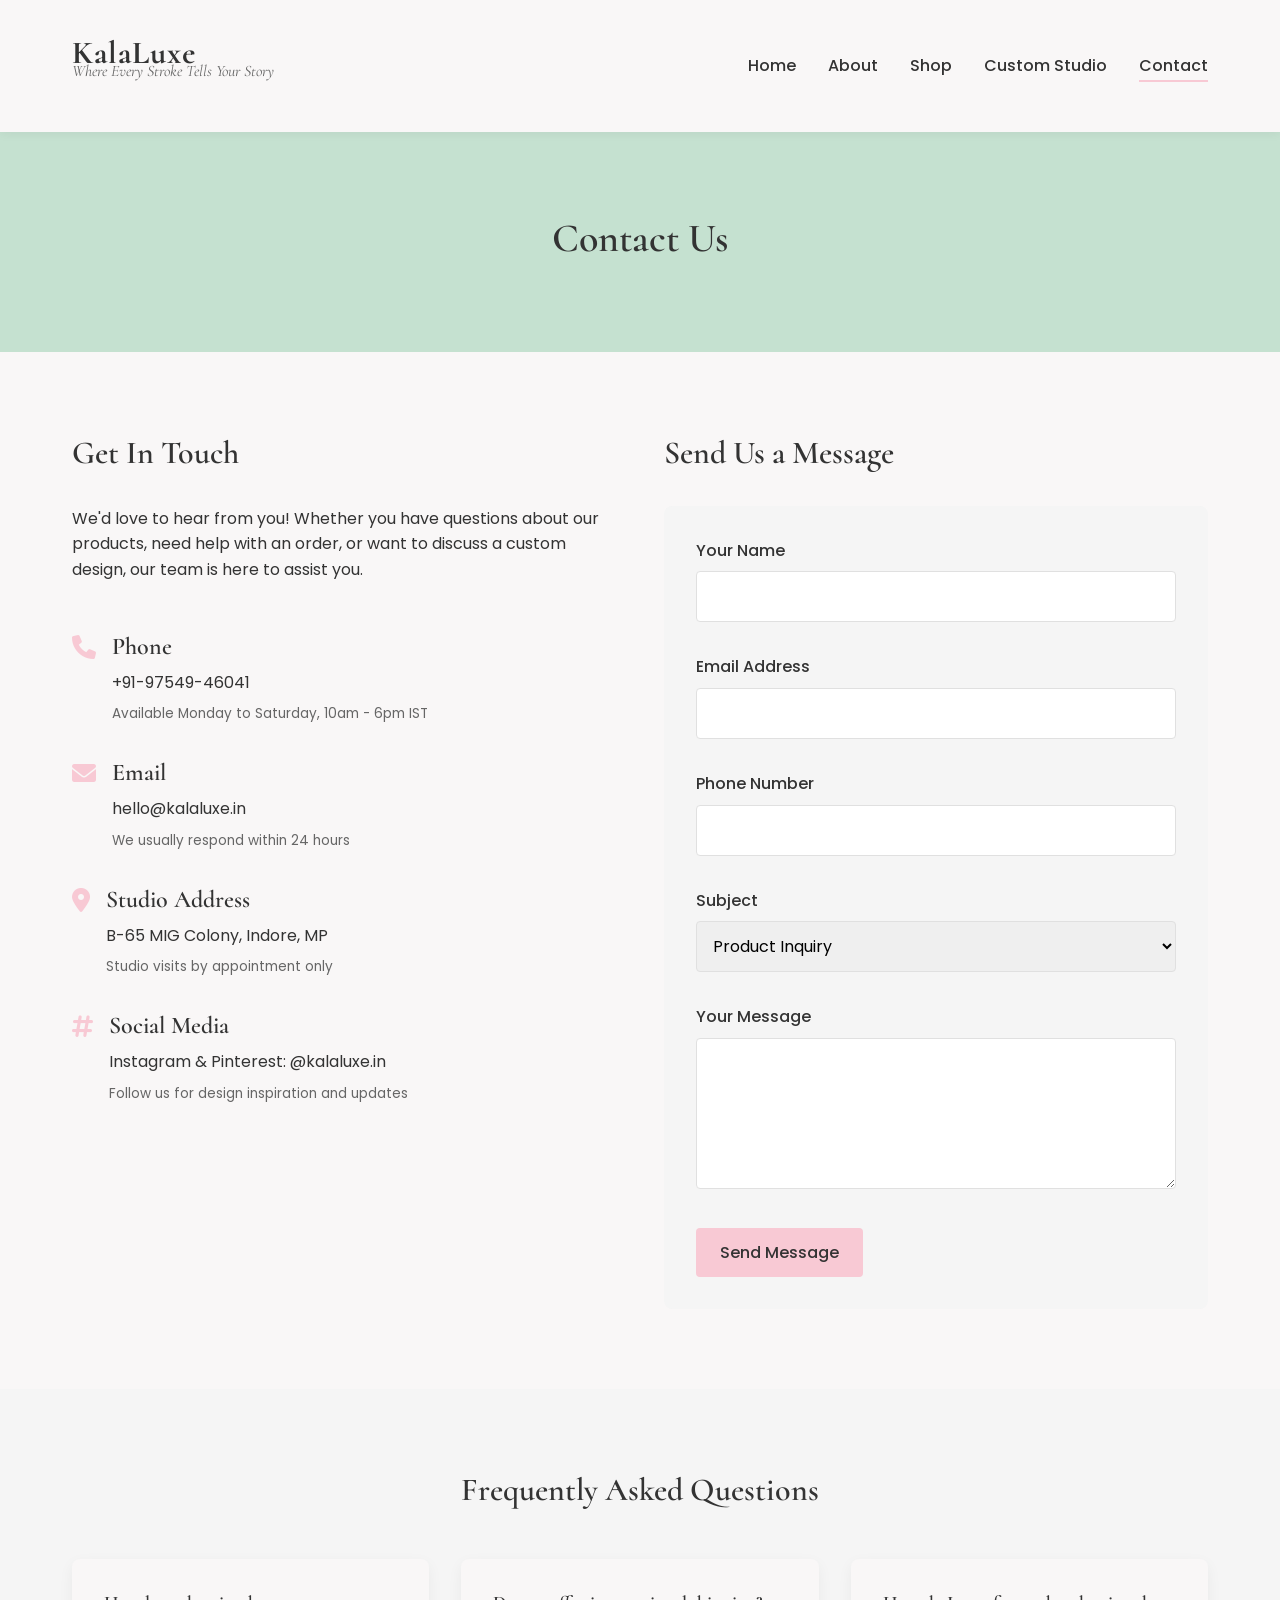
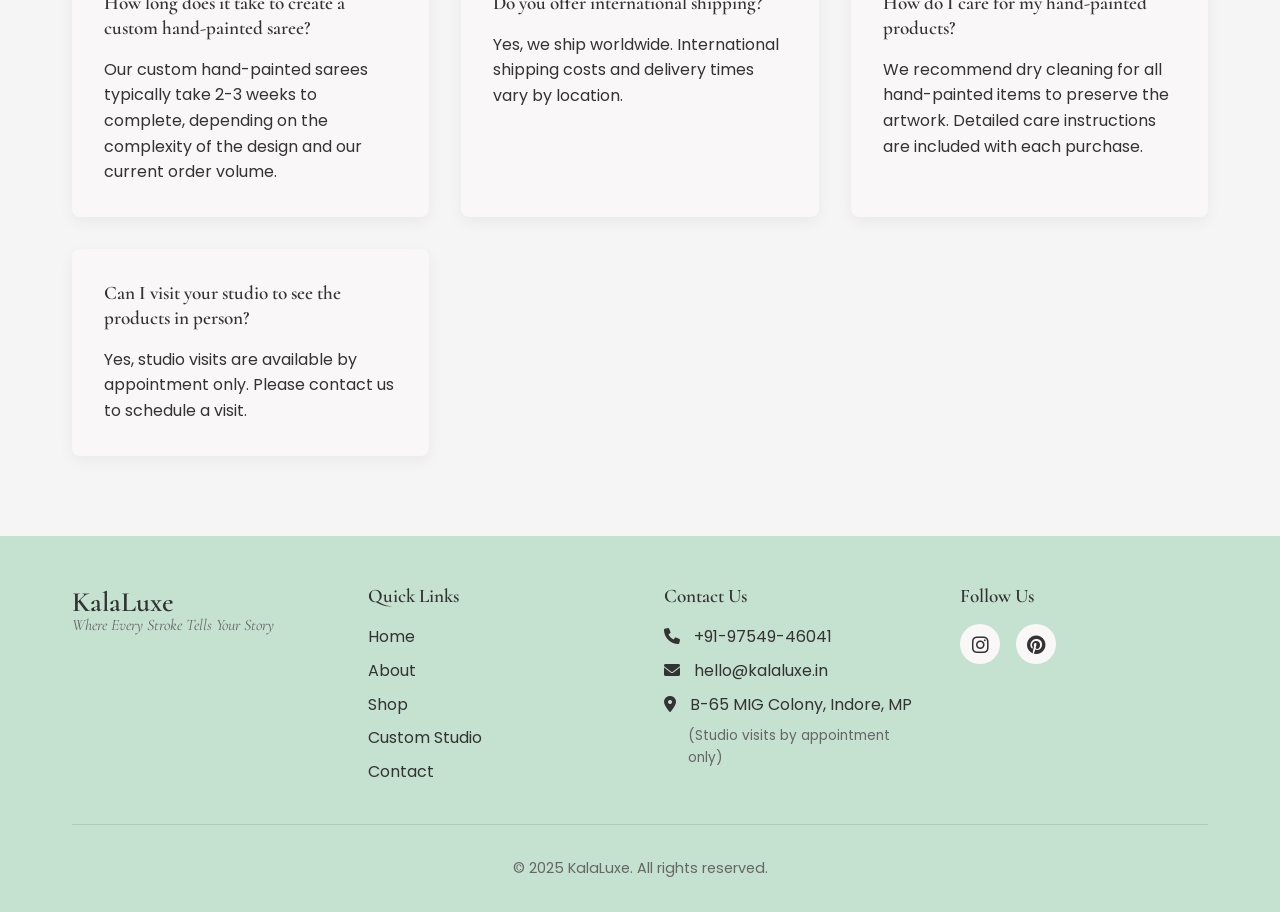
<file: contact.html>
<!DOCTYPE html>
<html lang="en">
<head>
    <meta charset="UTF-8">
    <meta name="viewport" content="width=device-width, initial-scale=1.0">
    <title>Contact - KalaLuxe</title>
    <meta name="description" content="Get in touch with KalaLuxe for inquiries about our hand-painted sarees, clutches, and footwear.">
    <link rel="stylesheet" href="css/style.css">
    <link href="https://fonts.googleapis.com/css2?family=Cormorant:wght@400;500;600;700&family=Poppins:wght@300;400;500;600&display=swap" rel="stylesheet">
    <link rel="stylesheet" href="https://cdnjs.cloudflare.com/ajax/libs/font-awesome/6.0.0-beta3/css/all.min.css">
</head>
<body>
    <header>
        <div class="container">
            <div class="logo">
                <h1>KalaLuxe</h1>
                <p class="tagline">Where Every Stroke Tells Your Story</p>
            </div>
            <nav>
                <ul>
                    <li><a href="index.html">Home</a></li>
                    <li><a href="about.html">About</a></li>
                    <li><a href="shop.html">Shop</a></li>
                    <li><a href="custom-studio.html">Custom Studio</a></li>
                    <li><a href="contact.html" class="active">Contact</a></li>
                </ul>
            </nav>
            <div class="mobile-nav-toggle">
                <i class="fas fa-bars"></i>
            </div>
        </div>
    </header>

    <section class="page-banner">
        <div class="container">
            <h1>Contact Us</h1>
        </div>
    </section>

    <section class="contact-info">
        <div class="container">
            <div class="contact-grid">
                <div class="contact-details">
                    <h2>Get In Touch</h2>
                    <p>We'd love to hear from you! Whether you have questions about our products, need help with an order, or want to discuss a custom design, our team is here to assist you.</p>
                    
                    <div class="contact-methods">
                        <div class="contact-method">
                            <i class="fas fa-phone"></i>
                            <div>
                                <h3>Phone</h3>
                                <p>+91-97549-46041</p>
                                <p class="small">Available Monday to Saturday, 10am - 6pm IST</p>
                            </div>
                        </div>
                        
                        <div class="contact-method">
                            <i class="fas fa-envelope"></i>
                            <div>
                                <h3>Email</h3>
                                <p>hello@kalaluxe.in</p>
                                <p class="small">We usually respond within 24 hours</p>
                            </div>
                        </div>
                        
                        <div class="contact-method">
                            <i class="fas fa-map-marker-alt"></i>
                            <div>
                                <h3>Studio Address</h3>
                                <p>B-65 MIG Colony, Indore, MP</p>
                                <p class="small">Studio visits by appointment only</p>
                            </div>
                        </div>
                        
                        <div class="contact-method">
                            <i class="fas fa-hashtag"></i>
                            <div>
                                <h3>Social Media</h3>
                                <p>Instagram & Pinterest: @kalaluxe.in</p>
                                <p class="small">Follow us for design inspiration and updates</p>
                            </div>
                        </div>
                    </div>
                </div>
                
                <div class="contact-form-container">
                    <h2>Send Us a Message</h2>
                    <form class="contact-form">
                        <div class="form-group">
                            <label for="name">Your Name</label>
                            <input type="text" id="name" name="name" required>
                        </div>
                        
                        <div class="form-group">
                            <label for="email">Email Address</label>
                            <input type="email" id="email" name="email" required>
                        </div>
                        
                        <div class="form-group">
                            <label for="phone">Phone Number</label>
                            <input type="tel" id="phone" name="phone">
                        </div>
                        
                        <div class="form-group">
                            <label for="subject">Subject</label>
                            <select id="subject" name="subject">
                                <option value="product-inquiry">Product Inquiry</option>
                                <option value="custom-design">Custom Design Request</option>
                                <option value="order-status">Order Status</option>
                                <option value="other">Other</option>
                            </select>
                        </div>
                        
                        <div class="form-group">
                            <label for="message">Your Message</label>
                            <textarea id="message" name="message" rows="5" required></textarea>
                        </div>
                        
                        <button type="submit" class="btn">Send Message</button>
                    </form>
                </div>
            </div>
        </div>
    </section>

    <section class="faq">
        <div class="container">
            <h2>Frequently Asked Questions</h2>
            <div class="faq-grid">
                <div class="faq-item">
                    <h3>How long does it take to create a custom hand-painted saree?</h3>
                    <p>Our custom hand-painted sarees typically take 2-3 weeks to complete, depending on the complexity of the design and our current order volume.</p>
                </div>
                
                <div class="faq-item">
                    <h3>Do you offer international shipping?</h3>
                    <p>Yes, we ship worldwide. International shipping costs and delivery times vary by location.</p>
                </div>
                
                <div class="faq-item">
                    <h3>How do I care for my hand-painted products?</h3>
                    <p>We recommend dry cleaning for all hand-painted items to preserve the artwork. Detailed care instructions are included with each purchase.</p>
                </div>
                
                <div class="faq-item">
                    <h3>Can I visit your studio to see the products in person?</h3>
                    <p>Yes, studio visits are available by appointment only. Please contact us to schedule a visit.</p>
                </div>
            </div>
        </div>
    </section>

    <footer>
        <div class="container">
            <div class="footer-content">
                <div class="footer-logo">
                    <h2>KalaLuxe</h2>
                    <p class="tagline">Where Every Stroke Tells Your Story</p>
                </div>
                <div class="footer-links">
                    <h3>Quick Links</h3>
                    <ul>
                        <li><a href="index.html">Home</a></li>
                        <li><a href="about.html">About</a></li>
                        <li><a href="shop.html">Shop</a></li>
                        <li><a href="custom-studio.html">Custom Studio</a></li>
                        <li><a href="contact.html">Contact</a></li>
                    </ul>
                </div>
                <div class="footer-contact">
                    <h3>Contact Us</h3>
                    <p><i class="fas fa-phone"></i> +91-97549-46041</p>
                    <p><i class="fas fa-envelope"></i> hello@kalaluxe.in</p>
                    <p><i class="fas fa-map-marker-alt"></i> B-65 MIG Colony, Indore, MP</p>
                    <p class="small">(Studio visits by appointment only)</p>
                </div>
                <div class="footer-social">
                    <h3>Follow Us</h3>
                    <div class="social-icons">
                        <a href="https://instagram.com/kalaluxe.in" target="_blank"><i class="fab fa-instagram"></i></a>
                        <a href="https://pinterest.com/kalaluxe.in" target="_blank"><i class="fab fa-pinterest"></i></a>
                    </div>
                </div>
            </div>
            <div class="footer-bottom">
                <p>&copy; 2025 KalaLuxe. All rights reserved.</p>
            </div>
        </div>
    </footer>

    <script>
        // Simple JavaScript for mobile menu toggle
        document.querySelector('.mobile-nav-toggle').addEventListener('click', function() {
            document.querySelector('nav ul').classList.toggle('show');
        });
        
        // Simple form submission handling
        document.querySelector('.contact-form').addEventListener('submit', function(e) {
            e.preventDefault();
            const name = document.getElementById('name').value;
            alert(`Thank you, ${name}! Your message has been received. We'll get back to you shortly.`);
            this.reset();
        });
    </script>
</body>
</html>
</file>
<file: css/style.css>
/* 
* KalaLuxe - Hand-painted Sarees & Accessories
* Main Stylesheet 
*/

/* ============================================
   1. Base Styles & Typography
============================================ */
:root {
    /* Color Palette */
    --primary-color: #f8c9d4; /* Blush Pink */
    --secondary-color: #c5e1d0; /* Mint Green */
    --accent-color: #f7e8b3; /* Buttermilk Yellow */
    --white-color: #f9f7f7; /* Pearl White */
    --dark-color: #333333;
    --light-grey: #f5f5f5;
    --medium-grey: #e0e0e0;
    --dark-grey: #666666;
    
    /* Typography */
    --heading-font: 'Cormorant', serif;
    --body-font: 'Poppins', sans-serif;
    
    /* Spacings */
    --space-xs: 0.5rem;
    --space-sm: 1rem;
    --space-md: 2rem;
    --space-lg: 3rem;
    --space-xl: 5rem;
}

*, *::before, *::after {
    box-sizing: border-box;
    margin: 0;
    padding: 0;
}

html {
    font-size: 16px;
    scroll-behavior: smooth;
}

body {
    font-family: var(--body-font);
    line-height: 1.6;
    color: var(--dark-color);
    background-color: var(--white-color);
    overflow-x: hidden;
}

.container {
    width: 100%;
    max-width: 1200px;
    margin: 0 auto;
    padding: 0 var(--space-md);
}

/* Typography */
h1, h2, h3, h4, h5, h6 {
    font-family: var(--heading-font);
    font-weight: 600;
    line-height: 1.3;
    margin-bottom: var(--space-sm);
    color: var(--dark-color);
}

h1 {
    font-size: 2.5rem;
}

h2 {
    font-size: 2rem;
    margin-bottom: var(--space-md);
}

h3 {
    font-size: 1.5rem;
}

p {
    margin-bottom: var(--space-md);
}

a {
    color: var(--dark-color);
    text-decoration: none;
    transition: all 0.3s ease;
}

a:hover {
    color: var(--primary-color);
}

.btn {
    display: inline-block;
    padding: 0.75rem 1.5rem;
    background-color: var(--primary-color);
    color: var(--dark-color);
    border: none;
    border-radius: 4px;
    font-family: var(--body-font);
    font-size: 1rem;
    font-weight: 500;
    text-decoration: none;
    cursor: pointer;
    transition: all 0.3s ease;
}

.btn:hover {
    background-color: #e9b7c2; /* Darker shade of blush pink */
    color: var(--dark-color);
}

.btn-outline {
    background-color: transparent;
    border: 2px solid var(--primary-color);
}

.btn-outline:hover {
    background-color: var(--primary-color);
}

.btn-sm {
    padding: 0.5rem 1rem;
    font-size: 0.875rem;
}

ul {
    list-style: none;
}

img {
    max-width: 100%;
    height: auto;
    display: block;
}

.tagline {
    font-family: var(--heading-font);
    font-style: italic;
    font-size: 1rem;
    color: var(--dark-grey);
    margin-top: -15px;
    margin-bottom: var(--space-sm);
}

/* ============================================
   2. Header & Navigation
============================================ */
header {
    padding: var(--space-md) 0;
    background-color: var(--white-color);
    box-shadow: 0 2px 10px rgba(0, 0, 0, 0.05);
    position: sticky;
    top: 0;
    z-index: 100;
}

header .container {
    display: flex;
    justify-content: space-between;
    align-items: center;
}

.logo h1 {
    font-family: var(--heading-font);
    font-size: 2rem;
    font-weight: 700;
    margin-bottom: 0;
    letter-spacing: 1px;
}

nav ul {
    display: flex;
}

nav ul li {
    margin-left: var(--space-md);
}

nav ul li a {
    font-family: var(--body-font);
    font-size: 1rem;
    font-weight: 500;
    color: var(--dark-color);
    position: relative;
}

nav ul li a::after {
    content: '';
    position: absolute;
    width: 0;
    height: 2px;
    bottom: -5px;
    left: 0;
    background-color: var(--primary-color);
    transition: width 0.3s ease;
}

nav ul li a:hover::after,
nav ul li a.active::after {
    width: 100%;
}

.mobile-nav-toggle {
    display: none;
    font-size: 1.5rem;
    cursor: pointer;
}

/* ============================================
   3. Hero Section
============================================ */
.hero {
    position: relative;
    height: 80vh;
    min-height: 500px;
    overflow: hidden;
}

.hero-slider {
    position: relative;
    height: 100%;
}

.slide {
    position: absolute;
    top: 0;
    left: 0;
    width: 100%;
    height: 100%;
    opacity: 0;
    transition: opacity 1s ease;
    display: flex;
    align-items: center;
}

.slide.active {
    opacity: 1;
}

.slide img {
    position: absolute;
    width: 100%;
    height: 100%;
    object-fit: cover;
    z-index: -1;
}

.slide-content {
    position: relative;
    max-width: 600px;
    margin-left: var(--space-lg);
    background-color: rgba(255, 255, 255, 0.8);
    padding: var(--space-md);
    border-radius: 5px;
}

.slide-content h2 {
    margin-bottom: var(--space-sm);
}

.slider-nav {
    position: absolute;
    bottom: var(--space-md);
    left: 50%;
    transform: translateX(-50%);
    display: flex;
    gap: 10px;
}

.dot {
    width: 12px;
    height: 12px;
    background-color: rgba(255, 255, 255, 0.5);
    border-radius: 50%;
    cursor: pointer;
    transition: background-color 0.3s ease;
}

.dot.active {
    background-color: var(--white-color);
}

/* ============================================
   4. Intro Section
============================================ */
.intro {
    padding: var(--space-xl) 0;
    text-align: center;
    background-color: var(--white-color);
}

.intro h2 {
    margin-bottom: var(--space-md);
}

.intro p {
    max-width: 800px;
    margin: 0 auto var(--space-md);
}

/* ============================================
   5. Featured Categories
============================================ */
.featured-categories {
    padding: var(--space-xl) 0;
    background-color: var(--light-grey);
}

.featured-categories h2 {
    text-align: center;
    margin-bottom: var(--space-lg);
}

.category-grid {
    display: grid;
    grid-template-columns: repeat(auto-fill, minmax(300px, 1fr));
    gap: var(--space-md);
}

.category-card {
    background-color: var(--white-color);
    border-radius: 8px;
    overflow: hidden;
    box-shadow: 0 5px 15px rgba(0, 0, 0, 0.05);
    transition: transform 0.3s ease, box-shadow 0.3s ease;
}

.category-card:hover {
    transform: translateY(-5px);
    box-shadow: 0 10px 25px rgba(0, 0, 0, 0.1);
}

.category-card img {
    width: 100%;
    height: 250px;
    object-fit: cover;
}

.category-card h3 {
    margin: var(--space-sm) var(--space-sm) 0.5rem;
}

.category-card p {
    margin: 0 var(--space-sm) var(--space-sm);
    color: var(--dark-grey);
}

.category-card .btn {
    margin: 0 var(--space-sm) var(--space-sm);
}

/* ============================================
   6. Budget Section
============================================ */
.budget-section {
    padding: var(--space-xl) 0;
    background-color: var(--white-color);
    text-align: center;
}

.budget-section h2 {
    margin-bottom: var(--space-xs);
}

.budget-section > p {
    max-width: 700px;
    margin: 0 auto var(--space-lg);
    color: var(--dark-grey);
}

.budget-grid {
    display: grid;
    grid-template-columns: repeat(auto-fill, minmax(250px, 1fr));
    gap: var(--space-md);
    margin-bottom: var(--space-lg);
}

.budget-card {
    background-color: var(--light-grey);
    padding: var(--space-md);
    border-radius: 8px;
    transition: transform 0.3s ease;
}

.budget-card:hover {
    transform: translateY(-5px);
}

.budget-card h3 {
    margin-bottom: var(--space-xs);
}

.budget-card .price {
    font-family: var(--heading-font);
    font-size: 1.25rem;
    font-weight: 600;
    color: var(--dark-color);
    margin-bottom: var(--space-sm);
}

.budget-card p {
    margin-bottom: 0;
}

/* ============================================
   7. Custom Studio Promo
============================================ */
.custom-studio-promo {
    padding: var(--space-xl) 0;
    background-color: var(--accent-color);
}

.custom-studio-promo .container {
    display: flex;
    align-items: center;
    flex-wrap: wrap;
}

.promo-content {
    flex: 1;
    min-width: 300px;
    padding-right: var(--space-md);
}

.promo-image {
    flex: 1;
    min-width: 300px;
}

.promo-image img {
    border-radius: 8px;
    width: 100%;
    height: 350px;
    object-fit: cover;
}

/* ============================================
   8. Footer
============================================ */
footer {
    background-color: var(--secondary-color);
    padding: var(--space-lg) 0 var(--space-md);
}

.footer-content {
    display: grid;
    grid-template-columns: repeat(auto-fit, minmax(200px, 1fr));
    gap: var(--space-lg);
    margin-bottom: var(--space-md);
}

.footer-logo h2 {
    font-size: 1.75rem;
    margin-bottom: var(--space-xs);
}

.footer-links h3,
.footer-contact h3,
.footer-social h3 {
    font-size: 1.2rem;
    margin-bottom: var(--space-sm);
}

.footer-links ul li {
    margin-bottom: var(--space-xs);
}

.footer-contact p {
    margin-bottom: var(--space-xs);
}

.footer-contact p i {
    margin-right: 10px;
    color: var(--dark-color);
}

.footer-contact p.small {
    font-size: 0.85rem;
    color: var(--dark-grey);
    margin-left: 24px;
}

.social-icons {
    display: flex;
    gap: var(--space-sm);
}

.social-icons a {
    display: flex;
    align-items: center;
    justify-content: center;
    width: 40px;
    height: 40px;
    background-color: var(--white-color);
    border-radius: 50%;
    transition: all 0.3s ease;
}

.social-icons a:hover {
    background-color: var(--primary-color);
}

.social-icons i {
    font-size: 1.2rem;
    color: var(--dark-color);
}

.footer-bottom {
    text-align: center;
    padding-top: var(--space-md);
    border-top: 1px solid rgba(0, 0, 0, 0.1);
}

.footer-bottom p {
    margin-bottom: 0;
    font-size: 0.9rem;
    color: var(--dark-grey);
}

/* ============================================
   9. Page Banner
============================================ */
.page-banner {
    padding: var(--space-xl) 0;
    background-color: var(--secondary-color);
    text-align: center;
}

.page-banner h1 {
    margin-bottom: var(--space-xs);
}

.page-banner p {
    margin-bottom: 0;
    max-width: 700px;
    margin-left: auto;
    margin-right: auto;
}

/* ============================================
   10. About Page
============================================ */
.about-story {
    padding: var(--space-xl) 0;
}

.about-grid {
    display: flex;
    flex-wrap: wrap;
    align-items: center;
    gap: var(--space-lg);
}

.about-image {
    flex: 1;
    min-width: 300px;
}

.about-image img {
    border-radius: 8px;
    width: 100%;
    height: auto;
}

.about-content {
    flex: 1;
    min-width: 300px;
}

.values {
    padding: var(--space-xl) 0;
    background-color: var(--light-grey);
}

.values h2 {
    text-align: center;
    margin-bottom: var(--space-lg);
}

.values-grid {
    display: grid;
    grid-template-columns: repeat(auto-fit, minmax(250px, 1fr));
    gap: var(--space-md);
}

.value-card {
    background-color: var(--white-color);
    padding: var(--space-md);
    border-radius: 8px;
    text-align: center;
    box-shadow: 0 5px 15px rgba(0, 0, 0, 0.05);
}

.value-card i {
    font-size: 2rem;
    color: var(--primary-color);
    margin-bottom: var(--space-sm);
}

.founder {
    padding: var(--space-xl) 0;
    background-color: var(--white-color);
}

.founder h2 {
    text-align: center;
    margin-bottom: var(--space-lg);
}

.founder-info {
    max-width: 800px;
    margin: 0 auto;
    background-color: var(--light-grey);
    padding: var(--space-md);
    border-radius: 8px;
    text-align: center;
}

.founder-info h3 {
    margin-bottom: var(--space-sm);
    font-size: 1.75rem;
}

/* ============================================
   11. Shop Page
============================================ */
.shop-filters {
    padding: var(--space-md) 0;
    background-color: var(--white-color);
}

.filter-controls {
    display: flex;
    flex-wrap: wrap;
    justify-content: space-between;
    align-items: center;
    gap: var(--space-md);
}

.filter-controls h3 {
    margin-bottom: var(--space-xs);
}

.filter-buttons, .price-buttons {
    display: flex;
    flex-wrap: wrap;
    gap: 10px;
}

.filter-btn, .price-btn {
    padding: 8px 16px;
    background-color: var(--light-grey);
    border: none;
    border-radius: 4px;
    cursor: pointer;
    transition: all 0.3s ease;
}

.filter-btn:hover, .price-btn:hover,
.filter-btn.active, .price-btn.active {
    background-color: var(--primary-color);
}

.products {
    padding: var(--space-lg) 0;
    background-color: var(--white-color);
}

.products h2 {
    margin-top: var(--space-lg);
    margin-bottom: var(--space-md);
    padding-bottom: var(--space-xs);
    border-bottom: 2px solid var(--primary-color);
}

.product-grid {
    display: grid;
    grid-template-columns: repeat(auto-fill, minmax(280px, 1fr));
    gap: var(--space-md);
    margin-bottom: var(--space-lg);
}

.product-card {
    background-color: var(--white-color);
    border-radius: 8px;
    overflow: hidden;
    box-shadow: 0 5px 15px rgba(0, 0, 0, 0.05);
    transition: transform 0.3s ease, box-shadow 0.3s ease;
}

.product-card:hover {
    transform: translateY(-5px);
    box-shadow: 0 10px 25px rgba(0, 0, 0, 0.1);
}

.product-card img {
    width: 100%;
    height: 280px;
    object-fit: cover;
}

.product-info {
    padding: var(--space-sm);
}

.product-info h3 {
    margin-bottom: var(--space-xs);
}

.product-info .price {
    font-family: var(--heading-font);
    font-size: 1.2rem;
    font-weight: 600;
    color: var(--dark-color);
    margin-bottom: var(--space-sm);
}

.product-info .description {
    font-size: 0.9rem;
    color: var(--dark-grey);
    margin-bottom: var(--space-sm);
}

.combo-deals {
    padding: var(--space-xl) 0;
    background-color: var(--accent-color);
}

.combo-deals h2 {
    text-align: center;
    margin-bottom: var(--space-lg);
}

.combo-grid {
    display: grid;
    grid-template-columns: repeat(auto-fit, minmax(300px, 1fr));
    gap: var(--space-md);
}

.combo-card {
    background-color: var(--white-color);
    padding: var(--space-md);
    border-radius: 8px;
    text-align: center;
    box-shadow: 0 5px 15px rgba(0, 0, 0, 0.05);
}

.combo-card h3 {
    margin-bottom: var(--space-xs);
}

.combo-card .price {
    font-family: var(--heading-font);
    font-size: 1.25rem;
    font-weight: 600;
    color: var(--dark-color);
    margin-bottom: var(--space-sm);
}

.combo-card p {
    margin-bottom: var(--space-md);
}

/* ============================================
   12. Custom Studio Page
============================================ */
.custom-intro {
    padding: var(--space-xl) 0;
    background-color: var(--white-color);
}

.custom-grid {
    display: flex;
    flex-wrap: wrap;
    align-items: center;
    gap: var(--space-lg);
}

.custom-content {
    flex: 1;
    min-width: 300px;
}

.custom-image {
    flex: 1;
    min-width: 300px;
}

.custom-image img {
    border-radius: 8px;
    width: 100%;
    height: 350px;
    object-fit: cover;
}

.custom-process {
    padding: var(--space-xl) 0;
    background-color: var(--light-grey);
}

.custom-process h2 {
    text-align: center;
    margin-bottom: var(--space-lg);
}

.process-steps {
    display: grid;
    grid-template-columns: repeat(auto-fit, minmax(250px, 1fr));
    gap: var(--space-md);
}

.step {
    background-color: var(--white-color);
    padding: var(--space-md);
    border-radius: 8px;
    box-shadow: 0 5px 15px rgba(0, 0, 0, 0.05);
    position: relative;
}

.step-number {
    position: absolute;
    top: -20px;
    left: 20px;
    width: 40px;
    height: 40px;
    background-color: var(--primary-color);
    border-radius: 50%;
    display: flex;
    align-items: center;
    justify-content: center;
    font-family: var(--heading-font);
    font-size: 1.25rem;
    font-weight: 600;
}

.step h3 {
    margin-top: var(--space-sm);
    margin-bottom: var(--space-sm);
}

.step ul {
    list-style: disc;
    padding-left: var(--space-md);
    margin-top: var(--space-sm);
}

.step ul li {
    margin-bottom: var(--space-xs);
}

.custom-pricing {
    padding: var(--space-xl) 0;
    background-color: var(--white-color);
}

.custom-pricing h2 {
    text-align: center;
    margin-bottom: var(--space-lg);
}

.pricing-grid {
    display: grid;
    grid-template-columns: repeat(auto-fit, minmax(250px, 1fr));
    gap: var(--space-md);
    margin-bottom: var(--space-md);
}

.pricing-card {
    background-color: var(--light-grey);
    padding: var(--space-md);
    border-radius: 8px;
    text-align: center;
}

.pricing-card h3 {
    margin-bottom: var(--space-xs);
}

.pricing-card .price {
    font-family: var(--heading-font);
    font-size: 1.25rem;
    font-weight: 600;
    color: var(--dark-color);
    margin-bottom: var(--space-sm);
}

.pricing-card ul {
    text-align: left;
    list-style: disc;
    padding-left: var(--space-md);
}

.pricing-card ul li {
    margin-bottom: var(--space-xs);
}

.pricing-note {
    text-align: center;
    color: var(--dark-grey);
    font-size: 0.9rem;
    max-width: 700px;
    margin: 0 auto;
}

.custom-cta {
    padding: var(--space-xl) 0;
    background-color: var(--accent-color);
    text-align: center;
}

.custom-cta h2 {
    margin-bottom: var(--space-xs);
}

.custom-cta p {
    max-width: 700px;
    margin: 0 auto var(--space-md);
}

.cta-buttons {
    display: flex;
    flex-wrap: wrap;
    justify-content: center;
    gap: var(--space-md);
}

/* ============================================
   13. Contact Page
============================================ */
.contact-info {
    padding: var(--space-xl) 0;
    background-color: var(--white-color);
}

.contact-grid {
    display: grid;
    grid-template-columns: repeat(auto-fit, minmax(350px, 1fr));
    gap: var(--space-lg);
}

.contact-details h2,
.contact-form-container h2 {
    margin-bottom: var(--space-md);
}

.contact-methods {
    margin-top: var(--space-lg);
}

.contact-method {
    display: flex;
    align-items: flex-start;
    margin-bottom: var(--space-md);
}

.contact-method i {
    font-size: 1.5rem;
    color: var(--primary-color);
    margin-right: var(--space-sm);
    margin-top: 4px;
}

.contact-method h3 {
    margin-bottom: var(--space-xs);
}

.contact-method p {
    margin-bottom: var(--space-xs);
}

.contact-method p.small {
    font-size: 0.85rem;
    color: var(--dark-grey);
    margin-bottom: 0;
}

.contact-form {
    background-color: var(--light-grey);
    padding: var(--space-md);
    border-radius: 8px;
}

.form-group {
    margin-bottom: var(--space-md);
}

.form-group label {
    display: block;
    margin-bottom: var(--space-xs);
    font-weight: 500;
}

.form-group input,
.form-group select,
.form-group textarea {
    width: 100%;
    padding: 12px;
    border: 1px solid var(--medium-grey);
    border-radius: 4px;
    font-family: var(--body-font);
    font-size: 1rem;
}

.form-group textarea {
    resize: vertical;
}

.faq {
    padding: var(--space-xl) 0;
    background-color: var(--light-grey);
}

.faq h2 {
    text-align: center;
    margin-bottom: var(--space-lg);
}

.faq-grid {
    display: grid;
    grid-template-columns: repeat(auto-fit, minmax(300px, 1fr));
    gap: var(--space-md);
}

.faq-item {
    background-color: var(--white-color);
    padding: var(--space-md);
    border-radius: 8px;
    box-shadow: 0 5px 15px rgba(0, 0, 0, 0.05);
}

.faq-item h3 {
    margin-bottom: var(--space-sm);
    font-size: 1.2rem;
}

.faq-item p {
    margin-bottom: 0;
}

/* ============================================
   14. Responsive Styles
============================================ */
@media (max-width: 992px) {
    h1 {
        font-size: 2.2rem;
    }
    
    h2 {
        font-size: 1.8rem;
    }
    
    .slide-content {
        max-width: 500px;
    }
}

@media (max-width: 768px) {
    h1 {
        font-size: 2rem;
    }
    
    h2 {
        font-size: 1.6rem;
    }
    
    .mobile-nav-toggle {
        display: block;
    }
    
    nav ul {
        position: absolute;
        top: 100%;
        left: 0;
        width: 100%;
        flex-direction: column;
        background-color: var(--white-color);
        box-shadow: 0 5px 15px rgba(0, 0, 0, 0.1);
        padding: var(--space-md) 0;
        display: none;
        z-index: 100;
    }
    
    nav ul.show {
        display: flex;
    }
    
    nav ul li {
        margin: 0;
        text-align: center;
        padding: var(--space-xs) 0;
    }
    
    .hero {
        height: 60vh;
    }
    
    .slide-content {
        margin-left: var(--space-md);
        margin-right: var(--space-md);
        max-width: calc(100% - 2 * var(--space-md));
    }
    
    .custom-grid, .about-grid {
        flex-direction: column;
    }
    
    .custom-content, .about-content {
        order: 2;
    }
    
    .custom-image, .about-image {
        order: 1;
    }
    
    .filter-controls {
        flex-direction: column;
        align-items: flex-start;
    }
}

@media (max-width: 576px) {
    h1 {
        font-size: 1.8rem;
    }
    
    h2 {
        font-size: 1.4rem;
    }
    
    .hero {
        height: 50vh;
    }
    
    .slide-content {
        padding: var(--space-sm);
    }
    
    .slide-content h2 {
        font-size: 1.4rem;
    }
    
    .footer-content {
        gap: var(--space-md);
    }
    
    .cta-buttons {
        flex-direction: column;
        align-items: center;
    }
    
    .contact-grid {
        grid-template-columns: 1fr;
    }
}
</file>
